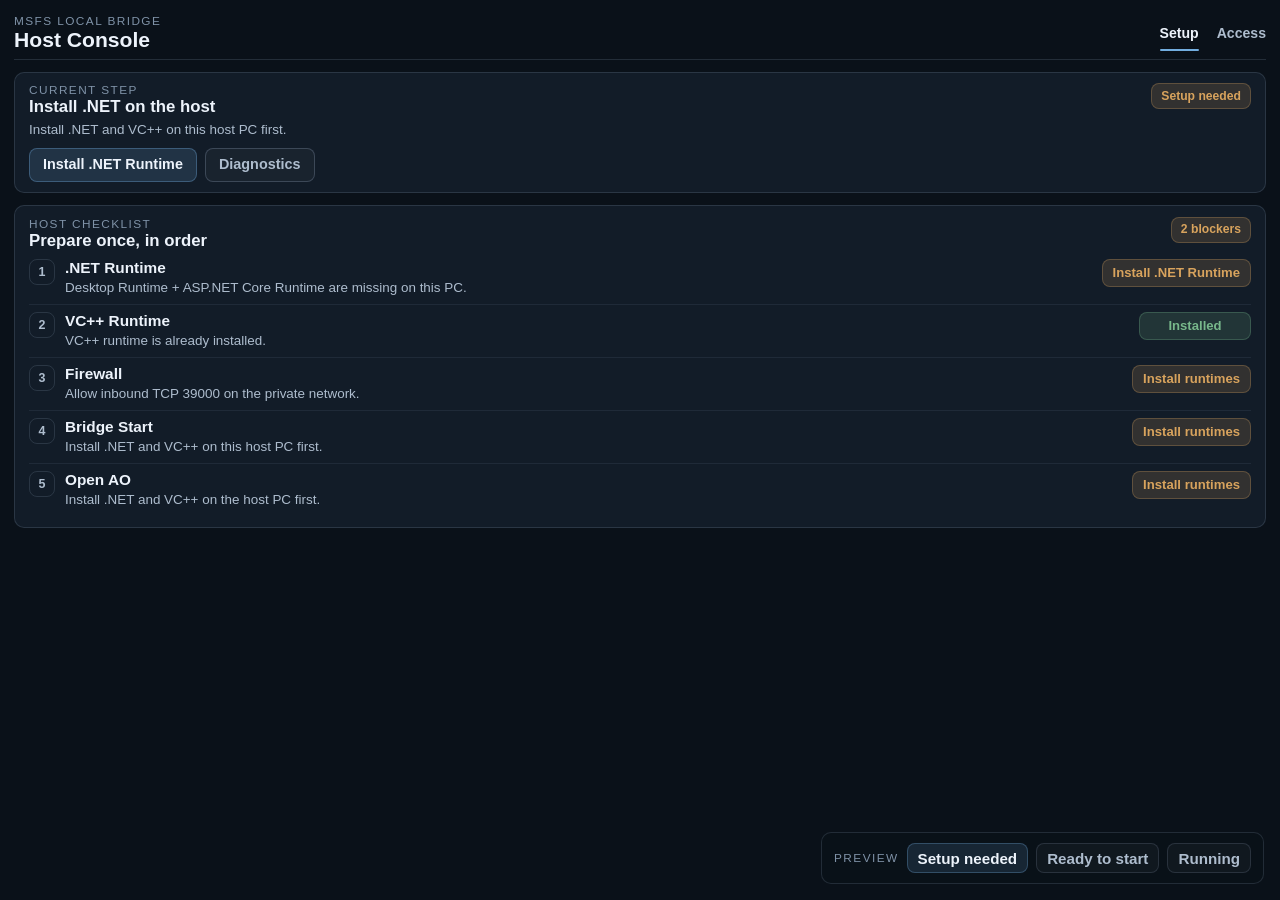
<file: windows-host-onboarding-lna/index.html>
<!doctype html>
<html lang="en">
  <head>
    <meta charset="utf-8" />
    <meta name="viewport" content="width=device-width, initial-scale=1" />
    <title>MSFS Local Bridge Host Console v2</title>
    <link rel="stylesheet" href="./styles.css" />
  </head>
  <body class="host-loading">
    <div class="app-shell">
      <header class="topbar">
        <div class="brand">
          <p class="eyebrow">MSFS LOCAL BRIDGE</p>
          <h1>Host Console</h1>
        </div>
        <div class="topbar-status">
          <div class="chip state-active loading-chip">Checking host status</div>
          <div class="chip" id="bridge-state-chip">Stopped</div>
          <div class="chip" id="blocker-chip">2 blockers</div>
          <div class="chip chip-warn" id="secure-chip">Browser access needed</div>
          <nav class="tabbar" aria-label="Host console views">
            <button class="tab-button active" type="button" data-tab-target="setup">Setup</button>
            <button class="tab-button" type="button" data-tab-target="access">Access</button>
          </nav>
        </div>
      </header>

      <main class="layout">
        <section class="panel loading-panel" aria-live="polite">
          <div class="loading-main">
            <div class="loading-spinner" aria-hidden="true"></div>
            <div>
              <p class="section-label">Starting Host Console</p>
              <h2>Checking host status...</h2>
              <p class="panel-copy">This usually takes a moment.</p>
            </div>
          </div>
          <div class="loading-next" aria-label="Next startup steps">
            <p class="section-label">Next up</p>
            <ol class="loading-steps">
              <li>
                <strong>Check host requirements</strong>
                <span>Detect installed runtimes and browser access.</span>
              </li>
              <li>
                <strong>Start the local bridge</strong>
                <span>Prepare the local WebSocket stream for AO.</span>
              </li>
              <li>
                <strong>Open AO with the bridge URL</strong>
                <span>Hand off this session to anobservatory.com.</span>
              </li>
            </ol>
          </div>
        </section>

        <section class="panel panel-primary">
          <div class="current-step-main">
            <div class="panel-head">
              <div>
                <p class="section-label">Current Step</p>
                <h2 id="focus-title">Finish host setup</h2>
              </div>
              <div class="inline-state" id="focus-state">Setup needed</div>
            </div>
            <p class="panel-copy" id="focus-copy">
              Install the required host runtimes before starting the bridge.
            </p>
            <div class="primary-actions">
              <button class="button button-primary" id="focus-action-button" data-action="install-dotnet">
                Install .NET Runtime
              </button>
              <button class="button button-secondary" data-action="stop-bridge" id="stop-bridge-button">
                Stop
              </button>
              <button class="button button-secondary" data-action="restart-bridge" id="restart-bridge-button">
                Restart
              </button>
              <button class="button button-secondary" type="button" id="open-diagnostics-button">
                Diagnostics
              </button>
            </div>
          </div>

        </section>

        <section class="panel panel-tab active" data-tab-panel="setup">
          <div class="panel-head">
            <div>
              <p class="section-label">Host Checklist</p>
              <h2>Prepare once, in order</h2>
            </div>
            <div class="inline-state" id="host-readiness-chip">Action</div>
          </div>
          <div class="checklist">
            <article class="check-item">
              <div class="check-order">1</div>
              <div class="check-copy">
                <strong>.NET Runtime</strong>
                <p id="dotnet-current-note">Required on this host PC.</p>
              </div>
              <div class="check-meta">
                <button class="button button-secondary button-compact check-action" data-action="install-dotnet" id="install-dotnet-button">
                  Install
                </button>
              </div>
            </article>

            <article class="check-item">
              <div class="check-order">2</div>
              <div class="check-copy">
                <strong>VC++ Runtime</strong>
                <p id="vcredist-current-note">Needed for native bridge support.</p>
              </div>
              <div class="check-meta">
                <button class="button button-secondary button-compact check-action" data-action="install-vcredist" id="install-vcredist-button">
                  Install
                </button>
              </div>
            </article>

            <article class="check-item">
              <div class="check-order">3</div>
              <div class="check-copy">
                <strong>Firewall</strong>
                <p>Allow inbound TCP 39000 on the private network.</p>
              </div>
              <div class="check-meta">
                <button class="button button-secondary button-compact check-action" data-action="open-firewall-rules" id="open-firewall-rules-button">
                  Open Rule
                </button>
              </div>
            </article>

            <article class="check-item">
              <div class="check-order">4</div>
              <div class="check-copy">
                <strong>Bridge Start</strong>
                <p id="start-bridge-current-note">Start the bridge before opening AO.</p>
              </div>
              <div class="check-meta">
                <button class="button button-primary button-compact check-action" data-action="start-bridge" id="start-bridge-button">
                  Start Bridge
                </button>
              </div>
            </article>

            <article class="check-item">
              <div class="check-order">5</div>
              <div class="check-copy">
                <strong>Open AO</strong>
                <p id="open-ao-current-note">Open AO with this session's bridge URL. After that, use anobservatory.com normally.</p>
              </div>
              <div class="check-meta">
                <button class="button button-primary button-compact check-action" data-action="open-bootstrap-page" id="open-ao-button">
                  Open AO
                </button>
              </div>
            </article>
          </div>
        </section>

        <section class="panel panel-tab panel-composite" id="listener-panel" data-ready="false" data-tab-panel="access" hidden>
          <div class="composite-topline">
            <nav class="composite-tabbar" aria-label="Host status and AO access views" role="tablist">
              <button
                class="composite-tab-button active"
                type="button"
                data-composite-tab-target="host-status"
                aria-controls="host-status-pane"
                aria-selected="true"
                role="tab"
              >
                Status
              </button>
              <button
                class="composite-tab-button"
                type="button"
                data-composite-tab-target="open-ao"
                aria-controls="open-ao-pane"
                aria-selected="false"
                role="tab"
              >
                Open AO
              </button>
            </nav>
            <div class="inline-state" id="listener-readiness-pill">Locked</div>
          </div>
          <div class="composite-stack">
            <section
              class="composite-section composite-pane active"
              id="host-status-pane"
              data-composite-tab-panel="host-status"
              role="tabpanel"
            >
              <div class="composite-head">
                <p class="section-label">Status</p>
                <h3 class="composite-title">Current host and browser access</h3>
              </div>
              <dl class="status-list">
                <div class="status-row">
                  <dt>Host IP</dt>
                  <dd id="host-ip">Not available</dd>
                </div>
                <div class="status-row">
                  <dt>Local stream</dt>
                  <dd id="secure-stream">Not available</dd>
                </div>
                <div class="status-row">
                  <dt>Bridge</dt>
                  <dd id="bridge-state-detail">Setup needed</dd>
                </div>
                <div class="status-row">
                  <dt>Browser access</dt>
                  <dd id="secure-mode-detail">Local network permission needed</dd>
                </div>
                <div class="status-row">
                  <dt>AO access</dt>
                  <dd id="listener-access-detail">Locked</dd>
                </div>
                <div class="status-row">
                  <dt>Last issue</dt>
                  <dd id="last-issue">No issues</dd>
                </div>
              </dl>
            </section>

            <section
              class="composite-section composite-section-listener composite-pane"
              id="open-ao-pane"
              data-composite-tab-panel="open-ao"
              role="tabpanel"
              hidden
            >
              <div class="composite-head composite-head-spread">
                <div>
                  <p class="section-label">Open AO</p>
                  <h3 class="composite-title">Ready after the bridge is running</h3>
                </div>
              </div>

              <div class="field-stack">
                <div class="field-block">
                  <div class="field-head">
                    <span class="field-label">AO Connect URL</span>
                    <button class="button button-secondary button-compact field-copy-button" data-action="copy-link" id="copy-link-button">
                      Copy
                    </button>
                  </div>
                  <code id="secure-connect-url">Not available</code>
                </div>
                <div class="field-block">
                  <div class="field-head">
                    <span class="field-label">Local Bridge URL</span>
                    <button class="button button-secondary button-compact field-copy-button" data-action="copy-bootstrap-url" id="copy-bootstrap-url-button">
                      Copy
                    </button>
                  </div>
                  <code id="bootstrap-url">Not available</code>
                </div>
              </div>
            </section>
          </div>
        </section>
      </main>
    </div>

    <div class="drawer-scrim" id="drawer-scrim" hidden></div>
    <aside class="diagnostics-drawer" id="diagnostics-drawer" aria-hidden="true">
      <div class="drawer-head">
        <div>
          <p class="section-label">Diagnostics</p>
          <h2>Log and support context</h2>
        </div>
        <button class="button button-secondary button-compact" type="button" id="close-diagnostics-button">
          Close
        </button>
      </div>
      <div class="diagnostics-actions">
        <button class="button button-secondary button-compact" data-action="copy-log">Copy Log</button>
        <button class="button button-secondary button-compact" data-action="clear-log">Clear</button>
        <button class="button button-secondary button-compact" data-action="copy-diagnostics">Copy Diagnostics</button>
      </div>
      <pre class="log-view" id="runtime-log">[09:05:12] prerequisite-check: .NET runtimes x64 not found</pre>
    </aside>

    <aside class="preview-switcher" id="preview-switcher">
      <span class="preview-label">Preview</span>
      <button class="preview-button active" data-preview-state="setup-needed">Setup needed</button>
      <button class="preview-button" data-preview-state="ready-to-start">Ready to start</button>
      <button class="preview-button" data-preview-state="running">Running</button>
    </aside>

    <script src="./app.js"></script>
  </body>
</html>
</file>
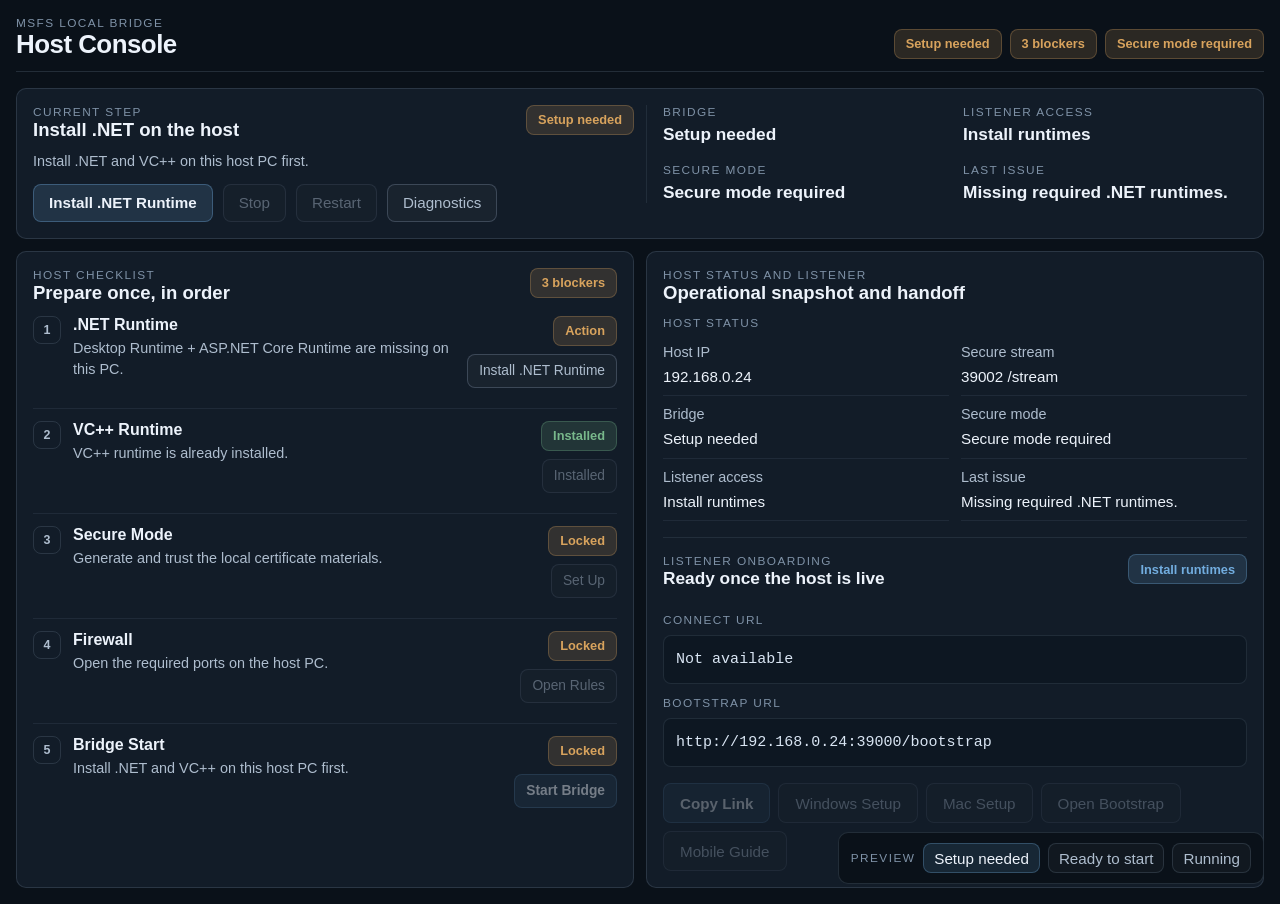
<file: windows-host-onboarding-v2-minimal-tactical/index.html>
<!doctype html>
<html lang="en">
  <head>
    <meta charset="utf-8" />
    <meta name="viewport" content="width=device-width, initial-scale=1" />
    <title>MSFS Local Bridge Host Console v2</title>
    <link rel="stylesheet" href="./styles.css" />
  </head>
  <body>
    <div class="app-shell">
      <header class="topbar">
        <div class="brand">
          <p class="eyebrow">MSFS LOCAL BRIDGE</p>
          <h1>Host Console</h1>
        </div>
        <div class="topbar-status">
          <div class="chip" id="bridge-state-chip">Stopped</div>
          <div class="chip" id="blocker-chip">2 blockers</div>
          <div class="chip chip-warn" id="secure-chip">Secure mode required</div>
        </div>
      </header>

      <main class="layout">
        <section class="panel panel-primary">
          <div class="current-step-layout">
            <div class="current-step-main">
              <div class="panel-head">
                <div>
                  <p class="section-label">Current Step</p>
                  <h2 id="focus-title">Finish host setup</h2>
                </div>
                <div class="inline-state" id="focus-state">Setup needed</div>
              </div>
              <p class="panel-copy" id="focus-copy">
                Install the required host runtimes before starting the bridge.
              </p>
              <div class="primary-actions">
                <button class="button button-primary" id="focus-action-button" data-action="install-dotnet">
                  Install .NET Runtime
                </button>
                <button class="button button-secondary" data-action="stop-bridge" id="stop-bridge-button">
                  Stop
                </button>
                <button class="button button-secondary" data-action="restart-bridge" id="restart-bridge-button">
                  Restart
                </button>
                <button class="button button-secondary" type="button" id="open-diagnostics-button">
                  Diagnostics
                </button>
              </div>
            </div>

            <aside class="current-step-summary" aria-label="Current step summary">
              <div class="summary-row">
                <span>Bridge</span>
                <strong id="bridge-status">Stopped</strong>
              </div>
              <div class="summary-row">
                <span>Listener Access</span>
                <strong id="listener-state-inline">Locked</strong>
              </div>
              <div class="summary-row">
                <span>Secure Mode</span>
                <strong id="secure-mode-inline">Secure mode required</strong>
              </div>
              <div class="summary-row">
                <span>Last Issue</span>
                <strong id="last-issue-inline">.NET runtime missing</strong>
              </div>
            </aside>
          </div>
        </section>

        <section class="panel panel-checklist">
          <div class="panel-head">
            <div>
              <p class="section-label">Host Checklist</p>
              <h2>Prepare once, in order</h2>
            </div>
            <div class="inline-state" id="host-readiness-chip">Action</div>
          </div>
          <div class="checklist">
            <article class="check-item">
              <div class="check-order">1</div>
              <div class="check-copy">
                <strong>.NET Runtime</strong>
                <p id="dotnet-current-note">Required on this host PC.</p>
              </div>
              <div class="check-meta">
                <span class="check-state" id="dotnet-step-state">Action</span>
                <button class="button button-secondary button-compact" data-action="install-dotnet" id="install-dotnet-button">
                  Install
                </button>
              </div>
            </article>

            <article class="check-item">
              <div class="check-order">2</div>
              <div class="check-copy">
                <strong>VC++ Runtime</strong>
                <p id="vcredist-current-note">Needed for native bridge support.</p>
              </div>
              <div class="check-meta">
                <span class="check-state" id="vcredist-step-state">Action</span>
                <button class="button button-secondary button-compact" data-action="install-vcredist" id="install-vcredist-button">
                  Install
                </button>
              </div>
            </article>

            <article class="check-item">
              <div class="check-order">3</div>
              <div class="check-copy">
                <strong>Secure Mode</strong>
                <p>Generate and trust the local certificate materials.</p>
              </div>
              <div class="check-meta">
                <span class="check-state" id="secure-mode-state">Locked</span>
                <button class="button button-secondary button-compact" data-action="setup-secure-mode" id="setup-secure-mode-button">
                  Set Up
                </button>
              </div>
            </article>

            <article class="check-item">
              <div class="check-order">4</div>
              <div class="check-copy">
                <strong>Firewall</strong>
                <p>Open the required ports on the host PC.</p>
              </div>
              <div class="check-meta">
                <span class="check-state" id="firewall-state">Locked</span>
                <button class="button button-secondary button-compact" data-action="open-firewall-rules" id="open-firewall-rules-button">
                  Open Rules
                </button>
              </div>
            </article>

            <article class="check-item">
              <div class="check-order">5</div>
              <div class="check-copy">
                <strong>Bridge Start</strong>
                <p id="start-bridge-current-note">Complete host setup before starting the bridge.</p>
              </div>
              <div class="check-meta">
                <span class="check-state" id="start-bridge-step-state">Locked</span>
                <button class="button button-primary button-compact" data-action="start-bridge" id="start-bridge-button">
                  Start Bridge
                </button>
              </div>
            </article>
          </div>
        </section>

        <section class="panel panel-composite" id="listener-panel" data-ready="false">
          <div class="panel-head">
            <div>
              <p class="section-label">Host Status And Listener</p>
              <h2>Operational snapshot and handoff</h2>
            </div>
          </div>
          <div class="composite-stack">
            <section class="composite-section">
              <div class="composite-head">
                <p class="section-label">Host Status</p>
              </div>
              <dl class="status-list">
                <div class="status-row">
                  <dt>Host IP</dt>
                  <dd id="host-ip">Not available</dd>
                </div>
                <div class="status-row">
                  <dt>Secure stream</dt>
                  <dd id="secure-stream">Not available</dd>
                </div>
                <div class="status-row">
                  <dt>Bridge</dt>
                  <dd id="bridge-state-detail">Setup needed</dd>
                </div>
                <div class="status-row">
                  <dt>Secure mode</dt>
                  <dd id="secure-mode-detail">Secure mode required</dd>
                </div>
                <div class="status-row">
                  <dt>Listener access</dt>
                  <dd id="listener-access-detail">Locked</dd>
                </div>
                <div class="status-row">
                  <dt>Last issue</dt>
                  <dd id="last-issue">No issues</dd>
                </div>
              </dl>
            </section>

            <section class="composite-section composite-section-listener">
              <div class="composite-head composite-head-spread">
                <div>
                  <p class="section-label">Listener Onboarding</p>
                  <h3 class="composite-title">Ready once the host is live</h3>
                </div>
                <div class="inline-state" id="listener-readiness-pill">Locked</div>
              </div>

              <div class="field-stack">
                <div class="field-block">
                  <span class="field-label">Connect URL</span>
                  <code id="secure-connect-url">Not available</code>
                </div>
                <div class="field-block">
                  <span class="field-label">Bootstrap URL</span>
                  <code id="bootstrap-url">Not available</code>
                </div>
              </div>

              <div class="listener-actions">
                <button class="button button-primary" data-action="copy-link" id="copy-link-button">Copy Link</button>
                <button class="button button-secondary" data-action="copy-windows-setup" id="copy-windows-setup-button">Windows Setup</button>
                <button class="button button-secondary" data-action="copy-mac-setup" id="copy-mac-setup-button">Mac Setup</button>
                <button class="button button-secondary" data-action="open-bootstrap-page" id="open-bootstrap-page-button">Open Bootstrap</button>
                <button class="button button-secondary" data-action="open-mobile-guide" id="open-mobile-guide-button">Mobile Guide</button>
              </div>
            </section>
          </div>
        </section>

      </main>
    </div>

    <div class="drawer-scrim" id="drawer-scrim" hidden></div>
    <aside class="diagnostics-drawer" id="diagnostics-drawer" aria-hidden="true">
      <div class="drawer-head">
        <div>
          <p class="section-label">Diagnostics</p>
          <h2>Log and support context</h2>
        </div>
        <button class="button button-secondary button-compact" type="button" id="close-diagnostics-button">
          Close
        </button>
      </div>
      <div class="diagnostics-actions">
        <button class="button button-secondary button-compact" data-action="copy-log">Copy Log</button>
        <button class="button button-secondary button-compact" data-action="clear-log">Clear</button>
        <button class="button button-secondary button-compact" data-action="copy-diagnostics">Copy Diagnostics</button>
      </div>
      <pre class="log-view" id="runtime-log">[09:05:12] prerequisite-check: .NET runtimes x64 not found</pre>
    </aside>

    <aside class="preview-switcher" id="preview-switcher">
      <span class="preview-label">Preview</span>
      <button class="preview-button active" data-preview-state="setup-needed">Setup needed</button>
      <button class="preview-button" data-preview-state="ready-to-start">Ready to start</button>
      <button class="preview-button" data-preview-state="running">Running</button>
    </aside>

    <script src="./app.js"></script>
  </body>
</html>
</file>
<file: windows-host-onboarding-lna/styles.css>
:root {
  --bg-app: #0a1119;
  --bg-shell: #0d151f;
  --bg-panel: #121c28;
  --bg-input: #0d1722;
  --border-subtle: rgba(150, 170, 192, 0.18);
  --border-strong: rgba(150, 170, 192, 0.28);
  --text-primary: #edf3fb;
  --text-secondary: #aebdce;
  --text-muted: #7f92a7;
  --state-active: #72addf;
  --state-active-soft: rgba(114, 173, 223, 0.16);
  --state-caution: #d8a35d;
  --state-caution-soft: rgba(216, 163, 93, 0.16);
  --state-positive: #78b88b;
  --state-positive-soft: rgba(120, 184, 139, 0.16);
  --state-critical: #d26d72;
  --state-critical-soft: rgba(210, 109, 114, 0.16);
  --radius-1: 8px;
  --radius-2: 10px;
  --space-1: 4px;
  --space-2: 8px;
  --space-3: 12px;
  --space-4: 16px;
  --space-5: 24px;
  --app-pad: clamp(10px, 2.1vw, 14px);
  --panel-pad-x: clamp(10px, 2.1vw, 14px);
  --panel-pad-y: clamp(9px, 1.8vw, 11px);
  --font-ui: "Segoe UI", Tahoma, sans-serif;
  --font-data: Consolas, "Courier New", monospace;
}

* {
  box-sizing: border-box;
}

html,
body {
  margin: 0;
  min-height: 100%;
  background: var(--bg-app);
  color: var(--text-primary);
  font-family: var(--font-ui);
}

body {
  padding: var(--app-pad);
}

body.drawer-open {
  overflow: hidden;
}

button,
input,
textarea,
select {
  appearance: none;
  -webkit-appearance: none;
  font: inherit;
}

button {
  -webkit-tap-highlight-color: transparent;
  background-clip: padding-box;
}

button::-moz-focus-inner {
  border: 0;
  padding: 0;
}

code,
pre {
  font-family: var(--font-data);
}

.app-shell {
  min-height: calc(100dvh - var(--app-pad) - var(--app-pad));
  display: grid;
  grid-template-rows: auto 1fr;
  gap: var(--space-3);
}

body.embedded-host .app-shell {
  min-height: auto;
  overflow: visible;
}

html.embedded-host {
  min-height: 100%;
  overflow: hidden;
  overscroll-behavior: none;
}

body.embedded-host {
  min-height: 0;
  overflow-x: hidden;
  overflow-y: auto;
  scrollbar-width: none;
}

body.embedded-host::-webkit-scrollbar {
  display: none;
}

.topbar {
  display: flex;
  align-items: flex-end;
  justify-content: space-between;
  gap: 12px;
  padding-bottom: 8px;
  border-bottom: 1px solid var(--border-subtle);
}

.brand h1,
.panel-head h2,
.check-copy strong,
.metric strong,
.status-row dd {
  margin: 0;
}

.brand h1 {
  font-size: 1.32rem;
  line-height: 1.1;
  font-weight: 650;
  letter-spacing: 0;
}

.eyebrow,
.section-label,
.field-label,
.preview-label {
  margin: 0;
  color: var(--text-muted);
  font-size: 0.74rem;
  letter-spacing: 0.12em;
  text-transform: uppercase;
}

.topbar-status,
.primary-actions,
.diagnostics-actions {
  display: flex;
  flex-wrap: wrap;
  gap: 6px;
  min-width: 0;
}

.topbar-status {
  align-items: flex-end;
  justify-content: flex-end;
}

.topbar-status .chip:not(.loading-chip) {
  display: none;
}

.chip,
.inline-state {
  display: inline-flex;
  align-items: center;
  min-height: 26px;
  padding: 0 9px;
  border: 1px solid var(--border-subtle);
  border-radius: var(--radius-1);
  color: var(--text-secondary);
  background: rgba(255, 255, 255, 0.02);
  font-size: 0.76rem;
  font-weight: 600;
  line-height: 1.2;
  max-width: 100%;
}

.chip-warn,
.state-caution {
  color: var(--state-caution);
  background: var(--state-caution-soft);
  border-color: rgba(216, 163, 93, 0.28);
}

.state-positive {
  color: var(--state-positive);
  background: var(--state-positive-soft);
  border-color: rgba(120, 184, 139, 0.28);
}

.state-active {
  color: var(--state-active);
  background: var(--state-active-soft);
  border-color: rgba(114, 173, 223, 0.3);
}

.state-critical {
  color: var(--state-critical);
  background: var(--state-critical-soft);
  border-color: rgba(210, 109, 114, 0.3);
}

.layout {
  display: grid;
  grid-template-columns: minmax(0, 1fr);
  gap: var(--space-3);
  align-items: start;
  align-content: start;
}

body.host-loading .layout {
  align-items: stretch;
}

.panel {
  border: 1px solid var(--border-subtle);
  border-radius: var(--radius-2);
  background: var(--bg-panel);
  padding: var(--panel-pad-y) var(--panel-pad-x);
  min-width: 0;
}

.panel-primary {
  padding-top: 10px;
  padding-bottom: 10px;
}

.loading-panel {
  display: grid;
  align-content: center;
  gap: 22px;
  min-height: 280px;
}

.loading-panel h2 {
  margin: 0 0 4px;
  font-size: 1.05rem;
  line-height: 1.2;
  font-weight: 650;
}

.loading-main {
  display: flex;
  align-items: center;
  gap: 14px;
}

.loading-spinner {
  width: 30px;
  height: 30px;
  flex: 0 0 auto;
  border: 3px solid rgba(150, 170, 192, 0.18);
  border-top-color: var(--state-active);
  border-radius: 50%;
  animation: spin 800ms linear infinite;
}

.loading-next {
  display: grid;
  gap: 12px;
  padding-top: 16px;
  border-top: 1px solid rgba(150, 170, 192, 0.12);
}

.loading-steps {
  display: grid;
  gap: 0;
  margin: 0;
  padding-left: 24px;
  color: var(--text-primary);
  font-size: 0.96rem;
  line-height: 1.35;
}

.loading-steps li {
  padding: 8px 0 10px;
}

.loading-steps li + li {
  border-top: 1px solid rgba(150, 170, 192, 0.1);
}

.loading-steps li::marker {
  color: var(--state-active);
  font-weight: 700;
}

.loading-steps strong,
.loading-steps span {
  display: block;
}

.loading-steps strong {
  font-weight: 650;
}

.loading-steps span {
  margin-top: 3px;
  color: var(--text-secondary);
  font-size: 0.84rem;
  line-height: 1.35;
}

body:not(.host-loading) .loading-panel {
  display: none;
}

body:not(.host-loading) .loading-chip {
  display: none;
}

body.host-loading .topbar .tabbar {
  display: none;
}

body.host-loading #bridge-state-chip,
body.host-loading #blocker-chip,
body.host-loading #secure-chip {
  display: none;
}

body.host-loading .panel-primary,
body.host-loading .panel-tab {
  display: none;
}

@keyframes spin {
  to {
    transform: rotate(360deg);
  }
}

.current-step-main {
  min-width: 0;
}

.current-step-main .panel-head {
  margin-bottom: 4px;
}

.panel-checklist,
.panel-composite {
  min-width: 0;
}

.panel-head {
  display: flex;
  align-items: flex-start;
  justify-content: space-between;
  gap: var(--space-3);
  margin-bottom: 8px;
  min-width: 0;
}

.panel-head h2 {
  font-size: 1.05rem;
  line-height: 1.2;
  font-weight: 650;
}

.panel-composite {
  display: grid;
  align-content: start;
}

.panel-copy,
.check-copy p,
.diagnostics-details summary,
.status-row dt {
  margin: 0;
  color: var(--text-secondary);
  font-size: 0.84rem;
  line-height: 1.35;
}

.primary-actions {
  margin-top: 8px;
  display: flex;
  flex-wrap: wrap;
  gap: 8px;
}

body:not(.bridge-running) #stop-bridge-button,
body:not(.bridge-running) #restart-bridge-button {
  display: none;
}

.button {
  min-height: 36px;
  padding: 0 13px;
  border: 1px solid var(--border-strong);
  border-radius: var(--radius-1);
  cursor: pointer;
  font-size: 0.9rem;
  font-weight: 600;
  line-height: 1.2;
  max-width: 100%;
  transition:
    transform 80ms ease,
    background-color 120ms ease,
    border-color 120ms ease,
    color 120ms ease,
    opacity 120ms ease;
}

.current-step-main .button {
  min-height: 34px;
  padding: 0 13px;
  font-size: 0.9rem;
}

.button:disabled {
  opacity: 0.45;
  cursor: not-allowed;
}

.button:focus,
.button:focus-visible,
.button:active,
.tab-button:focus,
.tab-button:focus-visible,
.tab-button:active,
.preview-button:focus,
.preview-button:focus-visible,
.preview-button:active {
  box-shadow: none !important;
  outline: none !important;
}

.button:not(:disabled):active,
.tab-button:not(:disabled):active,
.preview-button:not(:disabled):active {
  transform: translateY(1px);
}

.check-action {
  min-width: 112px;
}

.check-action:disabled {
  opacity: 1;
  cursor: default;
}

.button-primary {
  border-color: rgba(114, 173, 223, 0.34);
  background: rgba(114, 173, 223, 0.16);
  color: var(--text-primary);
}

.button-secondary {
  background: rgba(255, 255, 255, 0.03);
  color: var(--text-secondary);
}

.button-compact {
  min-height: 28px;
  padding: 0 10px;
  font-size: 0.82rem;
}

.check-action.state-caution {
  color: var(--state-caution);
  background: var(--state-caution-soft);
  border-color: rgba(216, 163, 93, 0.28);
}

.check-action.state-positive {
  color: var(--state-positive);
  background: var(--state-positive-soft);
  border-color: rgba(120, 184, 139, 0.28);
}

.check-action.state-active {
  color: var(--state-active);
  background: var(--state-active-soft);
  border-color: rgba(114, 173, 223, 0.3);
}

.check-action.state-critical {
  color: var(--state-critical);
  background: var(--state-critical-soft);
  border-color: rgba(210, 109, 114, 0.3);
}

.tabbar,
.composite-tabbar {
  display: inline-flex;
  align-items: center;
  width: fit-content;
  max-width: 100%;
  gap: 18px;
  padding: 0;
  border: 0;
  border-radius: 0;
  background: transparent;
}

.tab-button,
.composite-tab-button {
  position: relative;
  min-width: 0;
  min-height: 28px;
  padding: 0 0 6px;
  border: 0;
  border-radius: 0;
  background: transparent;
  color: var(--text-secondary);
  cursor: pointer;
  font: inherit;
  font-size: 0.88rem;
  font-weight: 650;
  line-height: 1.1;
  transition:
    color 120ms ease;
}

.tab-button::after,
.composite-tab-button::after {
  content: "";
  position: absolute;
  left: 0;
  right: 0;
  bottom: 0;
  height: 2px;
  border-radius: 999px;
  background: var(--state-active);
  opacity: 0;
  transform: scaleX(0.6);
  transition:
    opacity 120ms ease,
    transform 120ms ease;
}

.tab-button.active,
.composite-tab-button.active {
  color: var(--text-primary);
}

.tab-button.active::after,
.composite-tab-button.active::after {
  opacity: 1;
  transform: scaleX(1);
}

.panel-tab[hidden] {
  display: none;
}

.composite-stack {
  display: grid;
  grid-template-columns: minmax(0, 1fr);
  gap: 0;
  align-content: start;
}

.composite-topline {
  display: flex;
  align-items: flex-start;
  justify-content: space-between;
  gap: var(--space-3);
  margin-bottom: var(--space-3);
}

.composite-tabbar {
  gap: 18px;
  margin: 0;
}

.composite-tab-button {
  min-height: 28px;
  padding-bottom: 6px;
  font-size: 0.88rem;
}

.composite-pane[hidden] {
  display: none;
}

.composite-section {
  display: grid;
  align-content: start;
}

.composite-section-listener {
  padding-top: 0;
  padding-left: 0;
  border-top: 0;
  border-left: 0;
}

.composite-head {
  margin-bottom: var(--space-3);
}

.composite-head-spread {
  display: flex;
  align-items: flex-start;
  justify-content: space-between;
  gap: var(--space-3);
  margin-bottom: var(--space-2);
}

.composite-title {
  margin: 0;
  font-size: 1rem;
  line-height: 1.2;
  font-weight: 650;
}

.checklist {
  display: grid;
  gap: 0;
}

.check-item {
  display: grid;
  grid-template-columns: 26px minmax(0, 1fr) minmax(max-content, auto);
  gap: 10px;
  align-items: start;
  padding: 7px 0;
  border-top: 1px solid rgba(150, 170, 192, 0.1);
}

.check-item:first-child {
  padding-top: 0;
  border-top: 0;
}

.check-order {
  width: 26px;
  height: 26px;
  display: grid;
  place-items: center;
  border: 1px solid var(--border-subtle);
  border-radius: var(--radius-1);
  color: var(--text-secondary);
  font-size: 0.78rem;
  font-weight: 700;
}

.check-copy {
  display: grid;
  gap: 2px;
}

.check-copy strong {
  font-size: 0.96rem;
  font-weight: 600;
}

.check-meta {
  display: flex;
  gap: 8px;
  align-items: center;
  justify-content: flex-end;
  min-width: 0;
}

.status-list {
  display: grid;
  grid-template-columns: repeat(auto-fit, minmax(min(190px, 100%), 1fr));
  gap: 8px 14px;
  margin: 0;
}

.status-row {
  display: grid;
  gap: 4px;
  align-content: start;
  padding: 0 0 var(--space-2);
  border-bottom: 1px solid rgba(150, 170, 192, 0.1);
}

.status-row dd {
  color: var(--text-primary);
  font-size: 0.9rem;
  line-height: 1.35;
  margin: 0;
  overflow-wrap: anywhere;
}

.field-stack {
  display: grid;
  gap: 10px;
  margin-top: 0;
}

.field-block {
  display: grid;
  gap: var(--space-2);
}

.field-head {
  display: flex;
  align-items: center;
  justify-content: space-between;
  gap: 10px;
  min-width: 0;
}

.field-copy-button {
  min-height: 24px;
  padding: 0 9px;
  font-size: 0.76rem;
}

code,
.log-view {
  display: block;
  margin: 0;
  padding: 10px;
  border: 1px solid rgba(150, 170, 192, 0.14);
  border-radius: var(--radius-1);
  background: var(--bg-input);
  color: #d9e5f3;
  font-size: 0.88rem;
  line-height: 1.45;
  overflow-wrap: anywhere;
}

.diagnostics-actions {
  margin-top: var(--space-3);
  margin-bottom: var(--space-3);
}

.log-view {
  min-height: 0;
  height: 100%;
  max-height: 100%;
  overflow: auto;
  scrollbar-width: thin;
  scrollbar-color: rgba(109, 141, 177, 0.94) rgba(9, 16, 25, 0.82);
  white-space: pre-wrap;
}

.log-view::-webkit-scrollbar {
  width: 8px;
  height: 8px;
}

.log-view::-webkit-scrollbar-track {
  background: rgba(9, 16, 25, 0.82);
  border-radius: 999px;
}

.log-view::-webkit-scrollbar-thumb {
  background: linear-gradient(180deg, rgba(109, 141, 177, 0.94), rgba(76, 104, 136, 0.96));
  border: 1px solid rgba(9, 16, 25, 0.88);
  border-radius: 999px;
}

.log-view::-webkit-scrollbar-thumb:hover {
  background: linear-gradient(180deg, rgba(126, 161, 201, 0.96), rgba(88, 118, 154, 0.98));
}

.drawer-scrim {
  position: fixed;
  inset: 0;
  background: rgba(3, 8, 14, 0.6);
  z-index: 20;
}

.diagnostics-drawer {
  position: fixed;
  top: 0;
  right: 0;
  width: min(92vw, 860px);
  min-width: min(560px, 100vw);
  max-width: 100vw;
  height: 100dvh;
  padding: clamp(14px, 2.8vw, 22px);
  border-left: 1px solid var(--border-subtle);
  background: #0f1823;
  transform: translateX(100%);
  transition: transform 140ms ease;
  display: grid;
  grid-template-rows: auto auto minmax(0, 1fr);
  gap: var(--space-3);
  overflow: hidden;
  z-index: 30;
}

body.drawer-open .diagnostics-drawer {
  transform: translateX(0);
}

.drawer-head {
  display: flex;
  align-items: flex-start;
  justify-content: space-between;
  gap: var(--space-3);
}

.drawer-head > div {
  display: grid;
  gap: 4px;
}

.drawer-head h2 {
  margin: 0;
  font-size: 1.16rem;
  line-height: 1.2;
  font-weight: 650;
}

.diagnostics-drawer .button,
.diagnostics-drawer .button-compact {
  min-height: 38px;
  padding: 0 15px;
  font-size: 0.95rem;
}

.preview-switcher {
  position: fixed;
  right: 16px;
  bottom: 16px;
  display: flex;
  align-items: center;
  flex-wrap: wrap;
  gap: var(--space-2);
  padding: 10px 12px;
  border: 1px solid var(--border-subtle);
  border-radius: var(--radius-2);
  background: rgba(10, 17, 25, 0.94);
  max-width: calc(100vw - 32px);
}

.preview-button {
  min-height: 30px;
  padding: 0 10px;
  border: 1px solid var(--border-subtle);
  border-radius: var(--radius-1);
  background: rgba(255, 255, 255, 0.03);
  color: var(--text-secondary);
  cursor: pointer;
  font-size: 0.95rem;
  font-weight: 600;
  transition:
    transform 80ms ease,
    background-color 120ms ease,
    border-color 120ms ease,
    box-shadow 120ms ease,
    color 120ms ease;
}

.preview-button.active {
  color: var(--text-primary);
  border-color: rgba(114, 173, 223, 0.3);
  background: rgba(114, 173, 223, 0.14);
}

body.embedded-host .preview-switcher {
  display: none;
}

@media (max-width: 980px) {
  .layout {
    grid-template-columns: 1fr;
    align-items: start;
  }

  .current-step-layout {
    grid-template-columns: 1fr;
  }

  .composite-stack {
    grid-template-rows: auto;
  }

}

@media (max-width: 640px) {
  .composite-stack {
    grid-template-columns: 1fr;
    gap: var(--space-3);
  }

  .composite-section-listener {
    padding-left: 0;
    padding-top: 0;
    border-left: 0;
    border-top: 0;
  }
}

@media (max-width: 560px) {
  body {
    padding: var(--app-pad);
  }

  .topbar {
    flex-direction: column;
    align-items: stretch;
  }

  .panel-head {
    flex-direction: column;
  }

  .composite-topline {
    flex-direction: column;
    align-items: flex-start;
  }

  .composite-head-spread {
    flex-direction: column;
  }

  .drawer-head {
    flex-direction: column;
  }

  .check-item {
    grid-template-columns: 26px minmax(0, 1fr);
  }

  .check-meta {
    grid-column: 2;
    justify-content: flex-start;
  }

  .status-list {
    grid-template-columns: 1fr;
  }

  .status-row {
    padding-bottom: 10px;
  }

  .diagnostics-drawer {
    width: 100vw;
    min-width: 0;
    padding: 14px;
  }

  .preview-switcher {
    left: 12px;
    right: 12px;
    bottom: 12px;
  }
}
</file>
<file: windows-host-onboarding-v2-minimal-tactical/styles.css>
:root {
  --bg-app: #0a1119;
  --bg-shell: #0d151f;
  --bg-panel: #121c28;
  --bg-input: #0d1722;
  --border-subtle: rgba(150, 170, 192, 0.18);
  --border-strong: rgba(150, 170, 192, 0.28);
  --text-primary: #edf3fb;
  --text-secondary: #aebdce;
  --text-muted: #7f92a7;
  --state-active: #72addf;
  --state-active-soft: rgba(114, 173, 223, 0.16);
  --state-caution: #d8a35d;
  --state-caution-soft: rgba(216, 163, 93, 0.16);
  --state-positive: #78b88b;
  --state-positive-soft: rgba(120, 184, 139, 0.16);
  --state-critical: #d26d72;
  --state-critical-soft: rgba(210, 109, 114, 0.16);
  --radius-1: 8px;
  --radius-2: 10px;
  --space-1: 4px;
  --space-2: 8px;
  --space-3: 12px;
  --space-4: 16px;
  --space-5: 24px;
  --font-ui: "Segoe UI", Tahoma, sans-serif;
  --font-data: Consolas, "Courier New", monospace;
}

* {
  box-sizing: border-box;
}

html,
body {
  margin: 0;
  min-height: 100%;
  background: var(--bg-app);
  color: var(--text-primary);
  font-family: var(--font-ui);
}

body {
  padding: var(--space-4);
}

body.drawer-open {
  overflow: hidden;
}

button,
input,
textarea,
select {
  font: inherit;
}

code,
pre {
  font-family: var(--font-data);
}

.app-shell {
  min-height: calc(100vh - 32px);
  display: grid;
  grid-template-rows: auto 1fr;
  gap: var(--space-4);
}

.topbar {
  display: flex;
  align-items: flex-end;
  justify-content: space-between;
  gap: var(--space-4);
  padding-bottom: var(--space-3);
  border-bottom: 1px solid var(--border-subtle);
}

.brand h1,
.panel-head h2,
.check-copy strong,
.metric strong,
.status-row dd {
  margin: 0;
}

.brand h1 {
  font-size: 1.62rem;
  line-height: 1.1;
  font-weight: 650;
  letter-spacing: -0.02em;
}

.eyebrow,
.section-label,
.field-label,
.preview-label {
  margin: 0;
  color: var(--text-muted);
  font-size: 0.74rem;
  letter-spacing: 0.12em;
  text-transform: uppercase;
}

.topbar-status,
.primary-actions,
.listener-actions,
.diagnostics-actions {
  display: flex;
  flex-wrap: wrap;
  gap: var(--space-2);
}

.chip,
.inline-state,
.check-state {
  display: inline-flex;
  align-items: center;
  min-height: 30px;
  padding: 0 11px;
  border: 1px solid var(--border-subtle);
  border-radius: var(--radius-1);
  color: var(--text-secondary);
  background: rgba(255, 255, 255, 0.02);
  font-size: 0.8rem;
  font-weight: 600;
}

.chip-warn,
.state-caution {
  color: var(--state-caution);
  background: var(--state-caution-soft);
  border-color: rgba(216, 163, 93, 0.28);
}

.state-positive {
  color: var(--state-positive);
  background: var(--state-positive-soft);
  border-color: rgba(120, 184, 139, 0.28);
}

.state-active {
  color: var(--state-active);
  background: var(--state-active-soft);
  border-color: rgba(114, 173, 223, 0.3);
}

.state-critical {
  color: var(--state-critical);
  background: var(--state-critical-soft);
  border-color: rgba(210, 109, 114, 0.3);
}

.layout {
  display: grid;
  grid-template-columns: minmax(0, 1fr) minmax(0, 1fr);
  gap: var(--space-3);
  align-items: stretch;
}

.panel {
  border: 1px solid var(--border-subtle);
  border-radius: var(--radius-2);
  background: var(--bg-panel);
  padding: var(--space-4);
}

.panel-primary,
.panel-diagnostics {
  grid-column: 1 / -1;
}

.current-step-layout {
  display: grid;
  grid-template-columns: minmax(0, 1fr) minmax(0, 1fr);
  gap: var(--space-3);
  align-items: start;
}

.current-step-main {
  min-width: 0;
}

.current-step-main .panel-head {
  margin-bottom: 10px;
}

.current-step-summary {
  min-width: 0;
  border-left: 1px solid rgba(150, 170, 192, 0.12);
  padding-left: var(--space-4);
  display: grid;
  grid-template-columns: repeat(2, minmax(0, 1fr));
  column-gap: var(--space-4);
  row-gap: 18px;
  align-content: start;
}

.summary-row {
  display: grid;
  gap: 4px;
  align-content: start;
  min-width: 0;
}

.summary-row span {
  color: var(--text-muted);
  font-size: 0.74rem;
  letter-spacing: 0.12em;
  text-transform: uppercase;
}

.summary-row strong {
  color: var(--text-primary);
  font-size: 1.08rem;
  line-height: 1.3;
  display: block;
  min-width: 0;
  overflow-wrap: anywhere;
}

#last-issue-inline {
  white-space: nowrap;
  overflow: hidden;
  text-overflow: ellipsis;
}

.panel-checklist,
.panel-composite {
  min-width: 0;
}

.panel-head {
  display: flex;
  align-items: flex-start;
  justify-content: space-between;
  gap: var(--space-3);
  margin-bottom: var(--space-3);
}

.panel-head h2 {
  font-size: 1.16rem;
  line-height: 1.2;
  font-weight: 650;
}

.panel-composite {
  display: grid;
  align-content: start;
}

.panel-copy,
.check-copy p,
.diagnostics-details summary,
.status-row dt {
  margin: 0;
  color: var(--text-secondary);
  font-size: 0.9rem;
  line-height: 1.45;
}

.primary-actions {
  margin-top: var(--space-3);
  display: flex;
  flex-wrap: wrap;
  gap: 10px;
}

.button {
  min-height: 40px;
  padding: 0 16px;
  border: 1px solid var(--border-strong);
  border-radius: var(--radius-1);
  cursor: pointer;
  font-size: 0.95rem;
}

.current-step-main .button {
  min-height: 38px;
  padding: 0 15px;
  font-size: 0.95rem;
}

.button:disabled {
  opacity: 0.45;
  cursor: not-allowed;
}

.button-primary {
  border-color: rgba(114, 173, 223, 0.34);
  background: rgba(114, 173, 223, 0.16);
  color: var(--text-primary);
  font-weight: 600;
}

.button-secondary {
  background: rgba(255, 255, 255, 0.03);
  color: var(--text-secondary);
}

.button-compact {
  min-height: 34px;
  padding: 0 11px;
  font-size: 0.86rem;
}

.composite-stack {
  display: grid;
  grid-template-rows: auto auto;
  gap: var(--space-4);
  align-content: start;
}

.composite-section {
  display: grid;
  align-content: start;
}

.composite-section-listener {
  padding-top: var(--space-4);
  border-top: 1px solid rgba(150, 170, 192, 0.12);
}

.composite-head {
  margin-bottom: var(--space-3);
}

.composite-head-spread {
  display: flex;
  align-items: flex-start;
  justify-content: space-between;
  gap: var(--space-3);
  margin-bottom: var(--space-3);
}

.composite-title {
  margin: 0;
  font-size: 1.08rem;
  line-height: 1.2;
  font-weight: 650;
}

.checklist {
  display: grid;
  gap: var(--space-2);
}

.check-item {
  display: grid;
  grid-template-columns: 28px minmax(0, 1fr) auto;
  gap: var(--space-3);
  align-items: start;
  padding: var(--space-3) 0;
  border-top: 1px solid rgba(150, 170, 192, 0.1);
}

.check-item:first-child {
  padding-top: 0;
  border-top: 0;
}

.check-order {
  width: 28px;
  height: 28px;
  display: grid;
  place-items: center;
  border: 1px solid var(--border-subtle);
  border-radius: var(--radius-1);
  color: var(--text-secondary);
  font-size: 0.78rem;
  font-weight: 700;
}

.check-copy {
  display: grid;
  gap: var(--space-1);
}

.check-copy strong {
  font-size: 1rem;
  font-weight: 600;
}

.check-meta {
  display: grid;
  gap: var(--space-2);
  justify-items: end;
}

.status-list {
  display: grid;
  grid-template-columns: repeat(2, minmax(0, 1fr));
  gap: var(--space-2) var(--space-3);
  margin: 0;
}

.status-row {
  display: grid;
  gap: 4px;
  align-content: start;
  padding: 0 0 var(--space-2);
  border-bottom: 1px solid rgba(150, 170, 192, 0.1);
}

.status-row dd {
  color: var(--text-primary);
  font-size: 0.95rem;
  line-height: 1.35;
  margin: 0;
  overflow-wrap: anywhere;
}

.field-stack {
  display: grid;
  gap: var(--space-3);
  margin-top: var(--space-3);
}

.field-block {
  display: grid;
  gap: var(--space-2);
}

code,
.log-view {
  display: block;
  margin: 0;
  padding: 12px;
  border: 1px solid rgba(150, 170, 192, 0.14);
  border-radius: var(--radius-1);
  background: var(--bg-input);
  color: #d9e5f3;
  font-size: 0.94rem;
  line-height: 1.55;
  overflow-wrap: anywhere;
}

.listener-actions {
  margin-top: var(--space-4);
}

#listener-panel[data-ready="false"] .listener-actions {
  opacity: 0.72;
}

.diagnostics-actions {
  margin-top: var(--space-3);
  margin-bottom: var(--space-3);
}

.log-view {
  min-height: 0;
  height: 100%;
  max-height: 100%;
  overflow: auto;
  scrollbar-width: thin;
  scrollbar-color: rgba(109, 141, 177, 0.94) rgba(9, 16, 25, 0.82);
  white-space: pre-wrap;
}

.log-view::-webkit-scrollbar {
  width: 8px;
  height: 8px;
}

.log-view::-webkit-scrollbar-track {
  background: rgba(9, 16, 25, 0.82);
  border-radius: 999px;
}

.log-view::-webkit-scrollbar-thumb {
  background: linear-gradient(180deg, rgba(109, 141, 177, 0.94), rgba(76, 104, 136, 0.96));
  border: 1px solid rgba(9, 16, 25, 0.88);
  border-radius: 999px;
}

.log-view::-webkit-scrollbar-thumb:hover {
  background: linear-gradient(180deg, rgba(126, 161, 201, 0.96), rgba(88, 118, 154, 0.98));
}

.drawer-scrim {
  position: fixed;
  inset: 0;
  background: rgba(3, 8, 14, 0.6);
  z-index: 20;
}

.diagnostics-drawer {
  position: fixed;
  top: 0;
  right: 0;
  width: min(50vw, 860px);
  min-width: 560px;
  height: 100vh;
  padding: 22px;
  border-left: 1px solid var(--border-subtle);
  background: #0f1823;
  transform: translateX(100%);
  transition: transform 140ms ease;
  display: grid;
  grid-template-rows: auto auto minmax(0, 1fr);
  gap: var(--space-3);
  overflow: hidden;
  z-index: 30;
}

body.drawer-open .diagnostics-drawer {
  transform: translateX(0);
}

.drawer-head {
  display: flex;
  align-items: flex-start;
  justify-content: space-between;
  gap: var(--space-3);
}

.drawer-head > div {
  display: grid;
  gap: 4px;
}

.drawer-head h2 {
  margin: 0;
  font-size: 1.16rem;
  line-height: 1.2;
  font-weight: 650;
}

.diagnostics-drawer .button,
.diagnostics-drawer .button-compact {
  min-height: 38px;
  padding: 0 15px;
  font-size: 0.95rem;
}

.preview-switcher {
  position: fixed;
  right: 16px;
  bottom: 16px;
  display: flex;
  align-items: center;
  flex-wrap: wrap;
  gap: var(--space-2);
  padding: 10px 12px;
  border: 1px solid var(--border-subtle);
  border-radius: var(--radius-2);
  background: rgba(10, 17, 25, 0.94);
}

.preview-button {
  min-height: 30px;
  padding: 0 10px;
  border: 1px solid var(--border-subtle);
  border-radius: var(--radius-1);
  background: rgba(255, 255, 255, 0.03);
  color: var(--text-secondary);
  cursor: pointer;
  font-size: 0.95rem;
}

.preview-button.active {
  color: var(--text-primary);
  border-color: rgba(114, 173, 223, 0.3);
  background: rgba(114, 173, 223, 0.14);
}

body.embedded-host .preview-switcher {
  display: none;
}

@media (max-width: 980px) {
  .layout {
    grid-template-columns: 1fr;
    align-items: start;
  }

  .current-step-layout {
    grid-template-columns: 1fr;
  }

  .current-step-summary {
    grid-template-columns: 1fr;
    border-left: 0;
    border-top: 1px solid rgba(150, 170, 192, 0.12);
    padding-left: 0;
    padding-top: var(--space-3);
  }

  .composite-stack {
    grid-template-rows: auto;
  }

}

@media (max-width: 760px) {
  body {
    padding: var(--space-3);
  }

  .topbar {
    flex-direction: column;
    align-items: stretch;
  }

  .panel-head {
    flex-direction: column;
  }

  .composite-head-spread {
    flex-direction: column;
  }

  .drawer-head {
    flex-direction: column;
  }

  .check-item {
    grid-template-columns: 1fr;
  }

  .check-meta {
    justify-items: start;
  }

  .status-list {
    grid-template-columns: 1fr;
  }

  .status-row {
    padding-bottom: 10px;
  }

  .diagnostics-drawer {
    width: 100vw;
    min-width: 0;
    padding: 14px;
  }

  .preview-switcher {
    left: 12px;
    right: 12px;
    bottom: 12px;
  }
}
</file>
